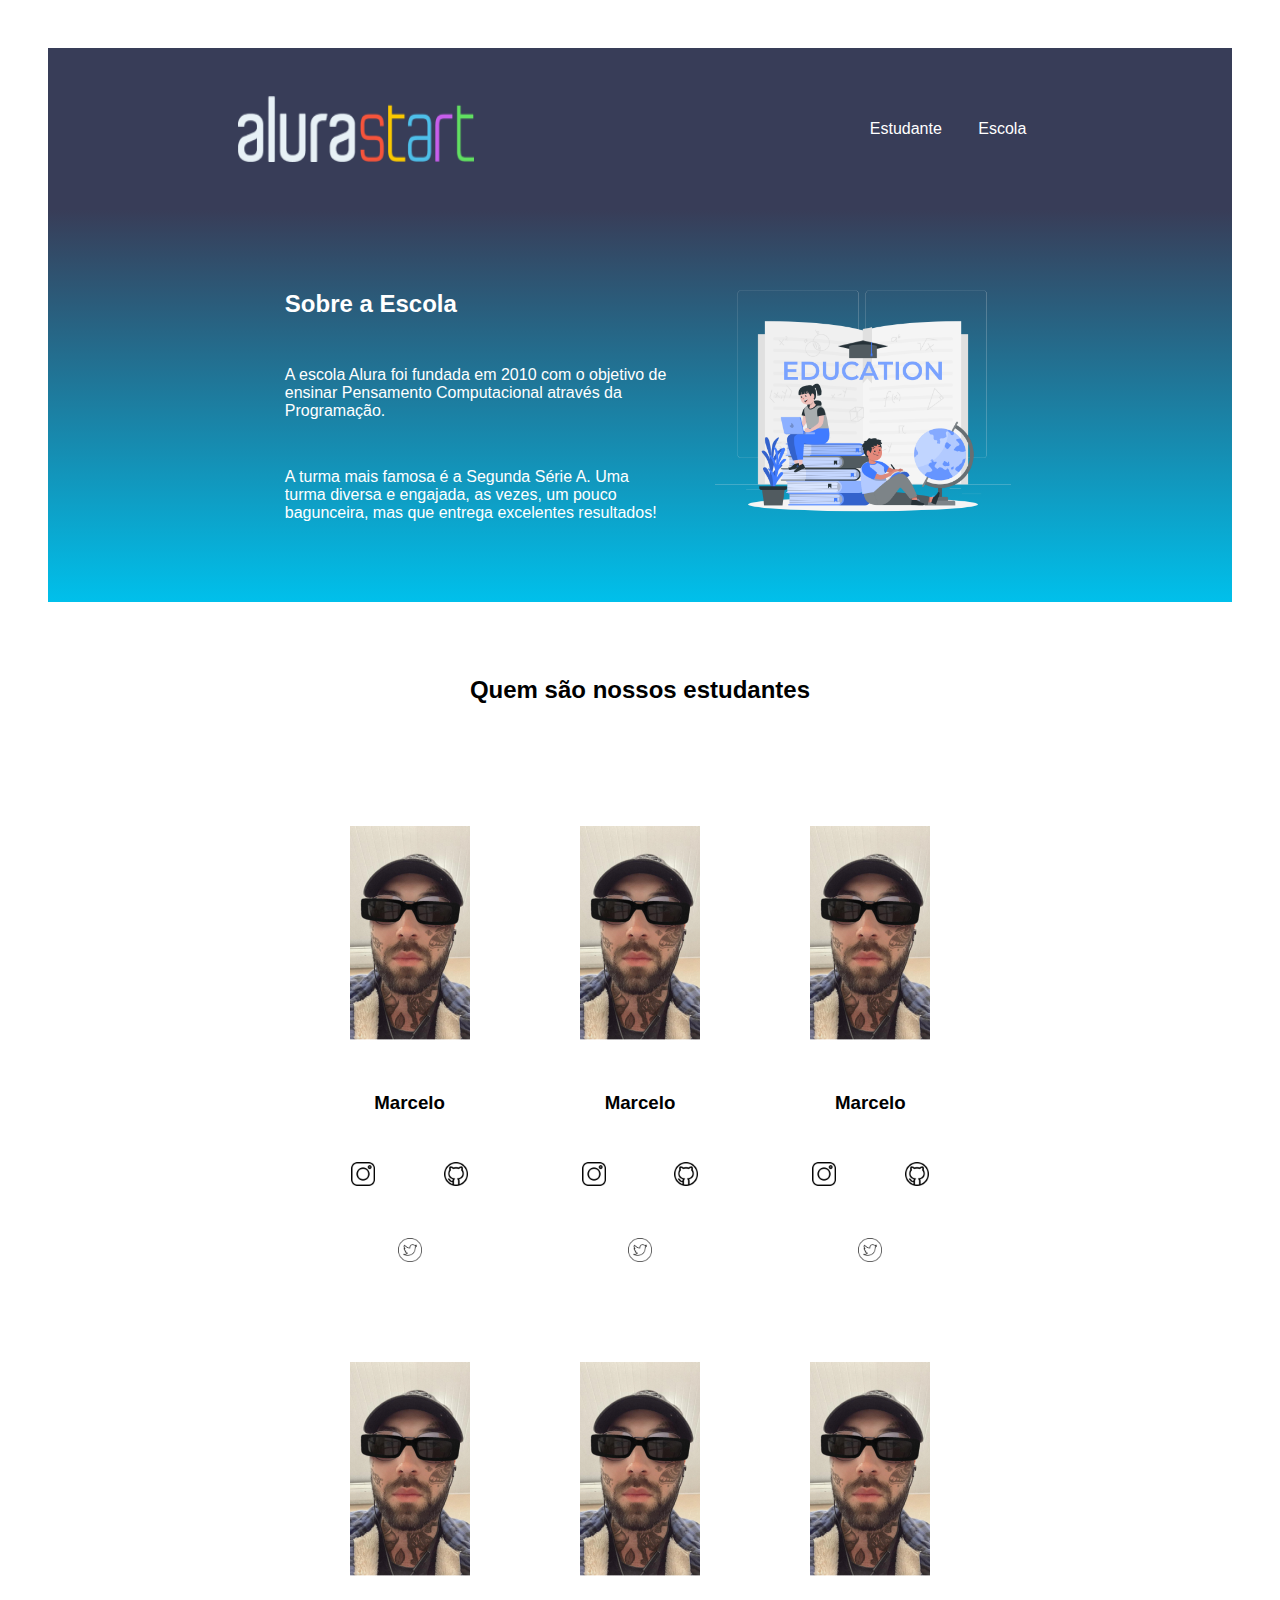
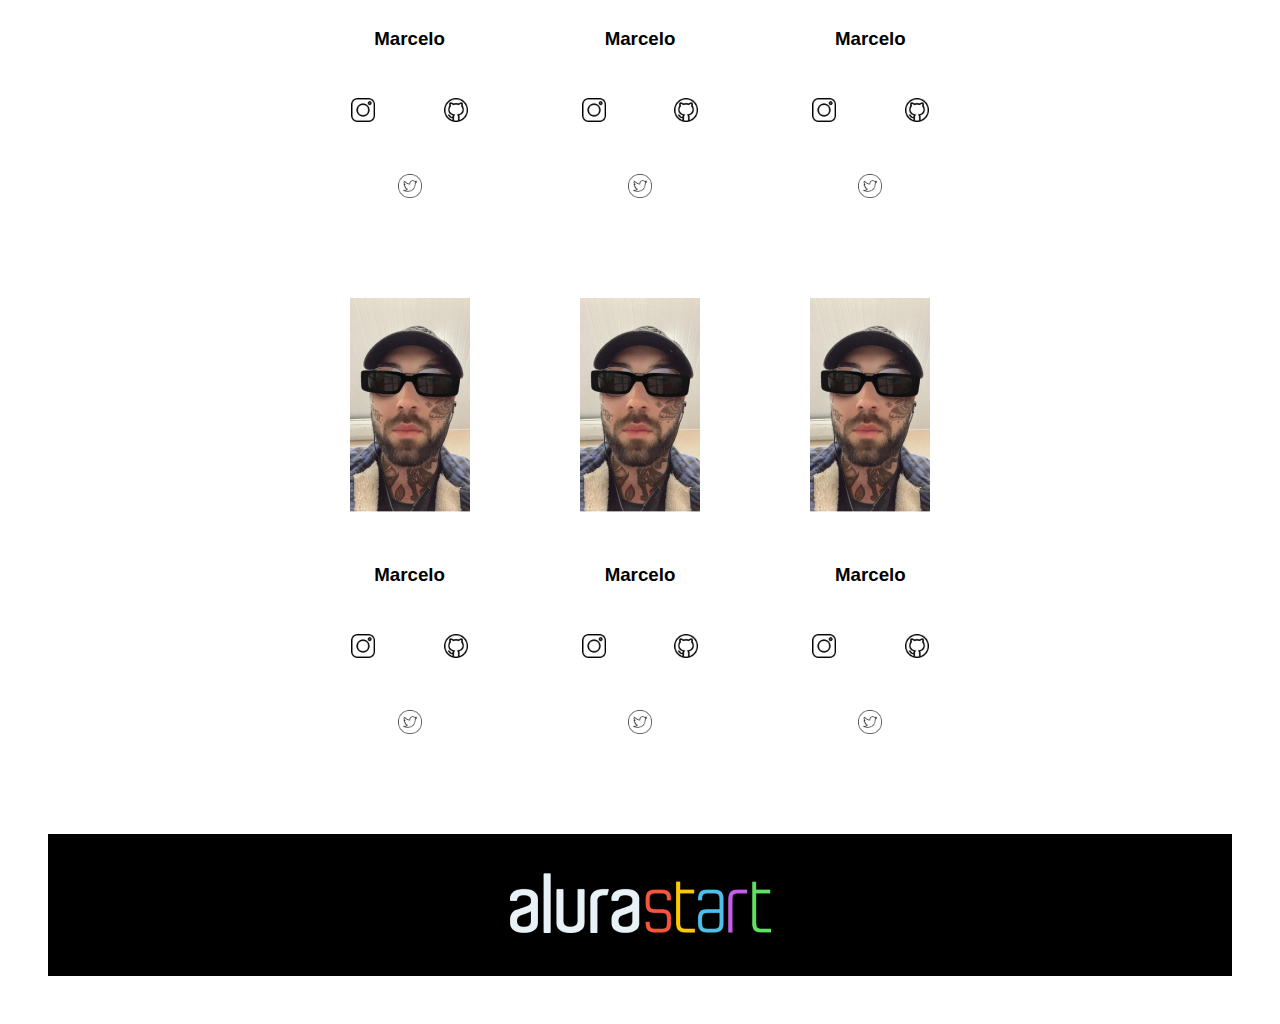
<file: index.html>
<!DOCTYPE html>
<html lang="en">
<head>
    <meta charset="UTF-8">
    <meta http-equiv="X-UA-Compatible" content="IE=edge">
    <meta name="viewport" content="width=h, initial-scale=1.0">
    <title>Document</title>
    <link rel="stylesheet" href="style.css">
    <link rel="preconnect"href="https://fonts.googleleapins.com">
    <link rel="preconnect" href="https://fonts.gstatic.com" crossorigin>
    <link href="https://fonts.googleleapins.com/css2?family=Inter:wght@700&family=Poppns:wght@400;700&display=swap"
    rel="stylesheet">
</head>
<body>
    <header class="cabecalho">
        <img class="cabecalho-imagem" src="./img/alurastart logo 1.png" alt="logo da alura start">
    <ul class="cabecalho-lista-item">
        <li class="cabecalho-lista-item">Estudante</li>
        <li class="cabecalho-lista-item">Escola</li>
    </ul>
    </header>
    <section class="escola">
        <div class="escola-conteudo">
        <h2 class="escola-titulo">Sobre a Escola</h2>
        <p class="escola-texto-um">A escola Alura foi fundada em 2010 com o objetivo de ensinar Pensamento Computacional através da Programação. </p>
        <p class="escola-texto-dois">A turma mais famosa é a Segunda Série A. Uma turma diversa 
            e engajada, as vezes, um pouco bagunceira, mas que entrega excelentes resultados!</p>
        </div>
            <img class="escola-imagem" src="./img/Education-rafiki.png" alt="menina e menino estudando">
    </section>
    <section class="Estudante">
        <h2 class="estudante-titulo">Quem são nossos estudantes</h2>
<div class="estudante-todos">
     <span></span>
    <div class="estudante-div">
        <img class="estudante-imagem" src="./img/Marcelo 1.png" alt="foto do estudante Marcelo">
        <h3 class="estudante-nome">Marcelo</h3>
        <a href="https://www.instagram.com/" target="_blank"><img class="estudante-icone" src="./img/instagram.png" alt="Instagram"></a>
        <a href="https://www.github.com/"><img class="estudante-icone" src="./img/github.png" alt="Github"></a>
        <img class="estudante-icone" src="./img/twitter.png" alt="Twitter">
    </div>
    <div class="estudante-div">
        <img class="estudante-imagem" src="./img/Marcelo 1.png" alt="foto do estudante Marcelo">
        <h3 class="estudante-nome">Marcelo</h3>
        <a href="https://www.instagram.com/"><img class="estudante-icone" src="./img/instagram.png" alt="Instagram"></a>
        <a href="https://www.github.com/"> <img class="estudante-icone" src="./img/github.png" alt="Github"></a>
        <img class="estudante-icone" src="./img/twitter.png" alt="Twitter">
    </div>
    <div class="estudante-div">
        <img class="estudante-imagem" src="./img/Marcelo 1.png" alt="foto do estudante Marcelo">
        <h3 class="estudante-nome">Marcelo</h3>
        <a href="https://www.instagram.com/"><img class="estudante-icone" src="./img/instagram.png" alt="Instagram"></a>
        <a href="https://www.github.com/"><img class="estudante-icone" src="./img/github.png" alt="Github"></a>
        <a href="https://www.twitter.com/"><img class="estudante-icone" src="./img/twitter.png" alt="Twitter"></a>
    </div>
    <span></span>
    <div class="estudante-div">
        <img class="estudante-imagem" src="./img/Marcelo 1.png" alt="foto do estudante Marcelo">
        <h3 class="estudante-nome">Marcelo</h3>
        <a href="https://www.instagram.com/"><img class="estudante-icone" src="./img/instagram.png" alt="Instagram"></a>
        <a href="https://www.github.com/"><img class="estudante-icone" src="./img/github.png" alt="Github"></a>
        <a href="https://www.twitter.com/"><img class="estudante-icone" src="./img/twitter.png" alt="Twitter"></a>
    </div>
    <div class="estudante-div">
        <img class="estudante-imagem" src="./img/Marcelo 1.png" alt="foto do estudante Marcelo">
        <h3 class="estudante-nome">Marcelo</h3>
        <a href="https://www.instagram.com/"><img class="estudante-icone" src="./img/instagram.png" alt="Instagram"></a>
        <a href="https://www.github.com/"><img class="estudante-icone" src="./img/github.png" alt="Github"></a>
        <a href="https://www.twitter.com/"><img class="estudante-icone" src="./img/twitter.png" alt="Twitter"></a>
    </div>
    <div class="estudante-div">
        <img class="estudante-imagem" src="./img/Marcelo 1.png" alt="foto do estudante Marcelo">
        <h3 class="estudante-nome">Marcelo</h3>
        <a href="https://www.instagram.com/"><img class="estudante-icone" src="./img/instagram.png" alt="Instagram"></a>
        <a href="https://www.github.com/"><img class="estudante-icone" src="./img/github.png" alt="Github"></a>
        <a href="https://www.twitter.com/"><img class="estudante-icone" src="./img/twitter.png" alt="Twitter"></a>
    </div>
    <span></span>
    <div class="estudante-div">
        <img class="estudante-imagem" src="./img/Marcelo 1.png" alt="foto do estudante Marcelo">
        <h3 class="estudante-nome">Marcelo</h3>
        <a href="https://www.instagram.com/"><img class="estudante-icone" src="./img/instagram.png" alt="Instagram"></a>
        <a href="https://www.github.com/"><img class="estudante-icone" src="./img/github.png" alt="Github"></a>
        <a href="https://www.twitter.com/"><img class="estudante-icone" src="./img/twitter.png" alt="Twitter"></a>
    </div>
    <div class="estudante-div">
        <img class="estudante-imagem" src="./img/Marcelo 1.png" alt="foto do estudante Marcelo">
        <h3 class="estudante-nome">Marcelo</h3>
        <a href="https://www.instagram.com/"><img class="estudante-icone" src="./img/instagram.png" alt="Instagram"></a>
        <a href="https://www.github.com/"><img class="estudante-icone" src="./img/github.png" alt="Github"></a>
        <a href="https://www.twitter.com/"><img class="estudante-icone" src="./img/twitter.png" alt="Twitter"></a>
    </div>
    <div class="estudante-div">
        <img class="estudante-imagem" src="./img/Marcelo 1.png" alt="foto do estudante Marcelo">
        <h3 class="estudante-nome">Marcelo</h3>
        <a href="https://www.instagram.com/"><img class="estudante-icone" src="./img/instagram.png" alt="Instagram"></a>
        <a href="https://www.github.com/"><img class="estudante-icone" src="./img/github.png" alt="Github"></a>
        <a href="https://www.twitter.com/"><img class="estudante-icone" src="./img/twitter.png" alt="Twitter"></a>
    </div>
</div>
    </section>
    <footer>
        <img src="./img/alurastart logo 1.png" alt="logo da alura start">
    </footer>

    </body>
</html>
</file>
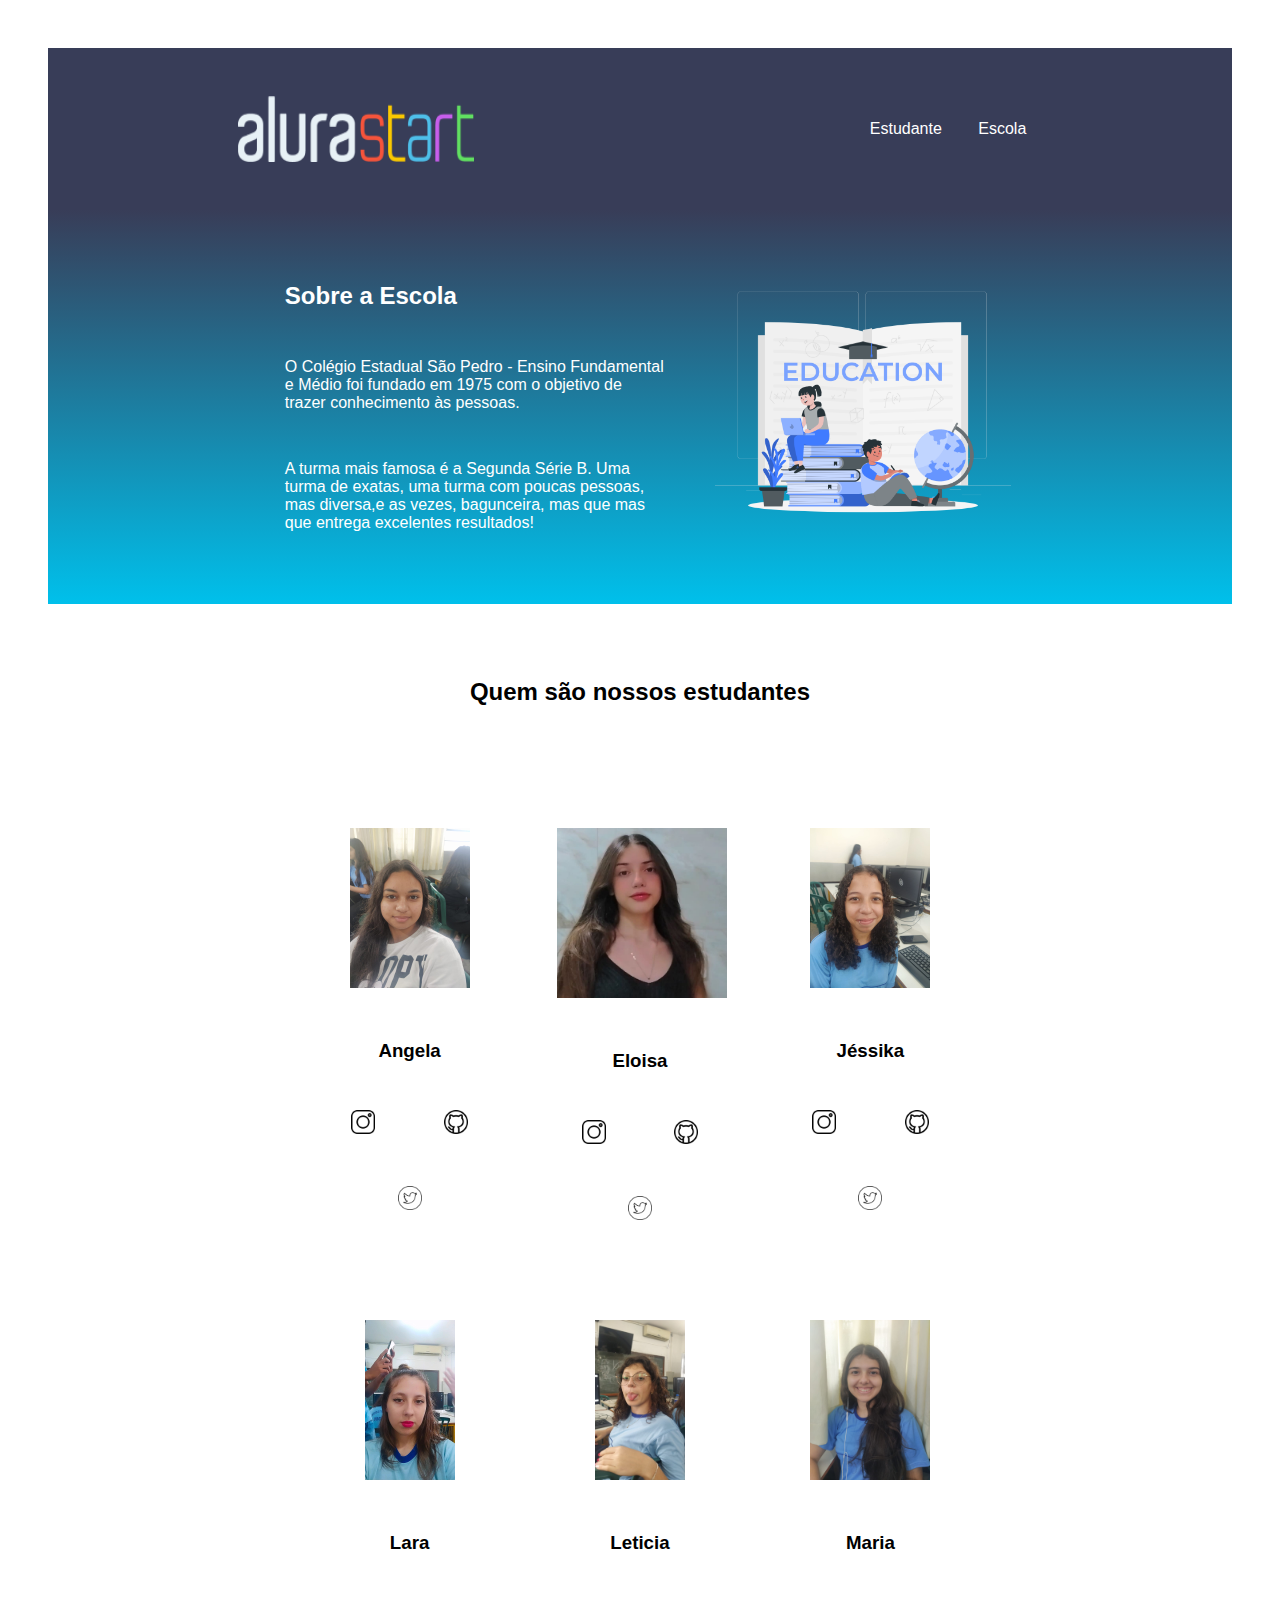
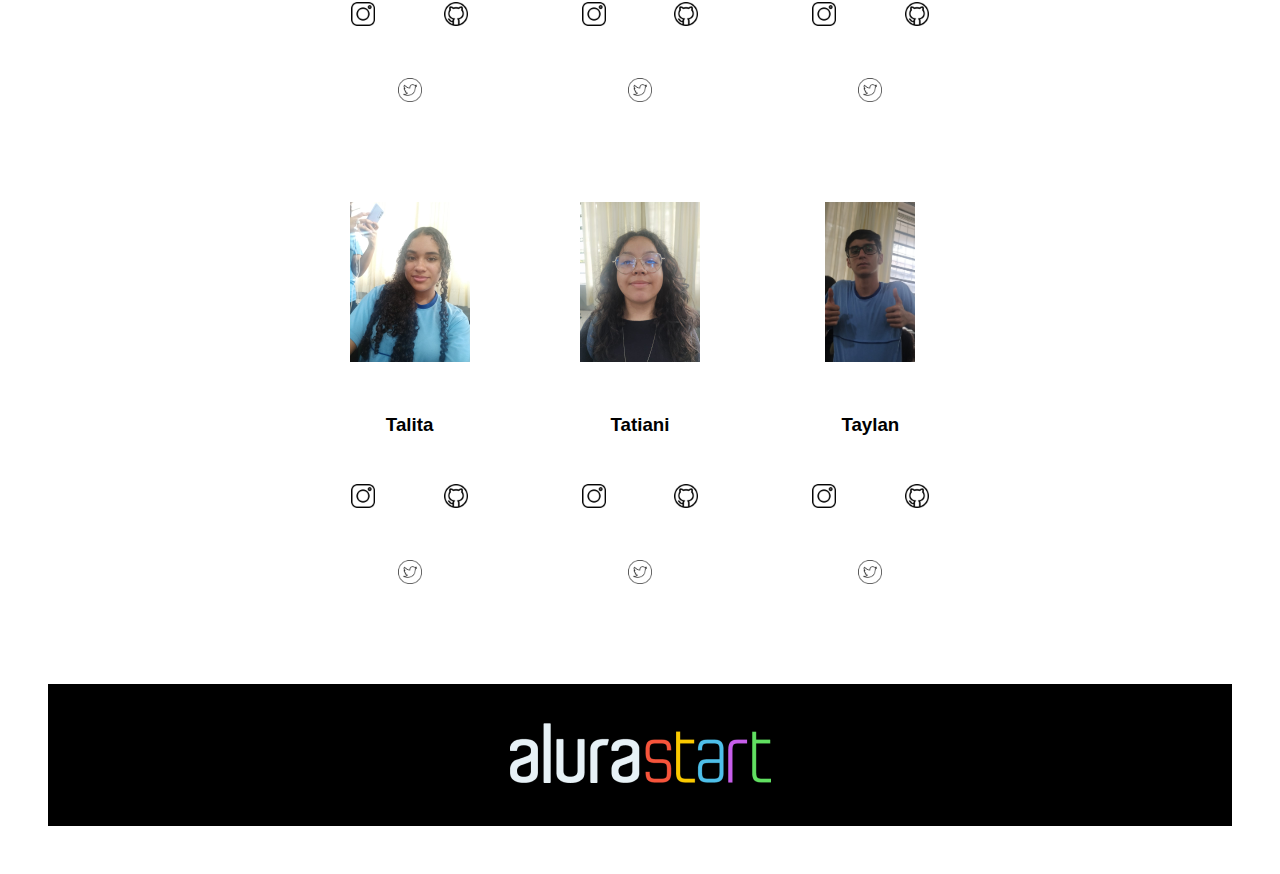
<file: siteescola-main/index.html>
<!DOCTYPE html>
<html lang="en">
<head>
    <meta charset="UTF-8">
    <meta http-equiv="X-UA-Compatible" content="IE=edge">
    <meta name="viewport" content="width=h, initial-scale=1.0">
    <title>Document</title>
    <link rel="stylesheet" href="style.css">
    <link rel="preconnect"href="https://fonts.googleleapins.com">
    <link rel="preconnect" href="https://fonts.gstatic.com" crossorigin>
    <link href="https://fonts.googleleapins.com/css2?family=Inter:wght@700&family=Poppns:wght@400;700&display=swap"
    rel="stylesheet">
</head>
<body>
    <header class="cabecalho">
        <img class="cabecalho-imagem" src="./img/alurastart logo 1.png" alt="logo da alura start">
    <ul class="cabecalho-lista-item">
        <li class="cabecalho-lista-item">Estudante</li>
        <li class="cabecalho-lista-item">Escola</li>
    </ul>
    </header>
    <section class="escola">
        <div class="escola-conteudo">
        <h2 class="escola-titulo">Sobre a Escola</h2>
        <p class="escola-texto-um">O Colégio Estadual São Pedro - Ensino Fundamental e Médio foi fundado em 1975 com o objetivo de trazer conhecimento às pessoas. </p>
        <p class="escola-texto-dois">A turma mais famosa é a Segunda Série B. Uma turma de exatas, uma turma com poucas pessoas, mas diversa,e as vezes, bagunceira, mas que  
            mas que entrega excelentes resultados!</p>
        </div>
            <img class="escola-imagem" src="./img/Education-rafiki.png" alt="menina e menino estudando">
    </section>
    <section class="Estudante">
        <h2 class="estudante-titulo">Quem são nossos estudantes</h2>
<div class="estudante-todos">
     <span></span>
    <div class="estudante-div">
        <img class="estudante-imagem" src="./img/angela.jpeg" alt="foto do estudante Marcelo">
        <h3 class="estudante-nome">Angela</h3>
        <a href="https://www.instagram.com/" target="_blank"><img class="estudante-icone" src="./img/instagram.png" alt="Instagram"></a>
        <a href="https://www.github.com/"><img class="estudante-icone" src="./img/github.png" alt="Github"></a>
        <img class="estudante-icone" src="./img/twitter.png" alt="Twitter">
    </div>
    <div class="estudante-div">
        <img class="estudante-eloisa" src="./img/Eloisa.jpeg" alt="foto da estudante eloisa">
        <h3 class="estudante-nome">Eloisa</h3>
        <a href="https://www.instagram.com/"><img class="estudante-icone" src="./img/instagram.png" alt="Instagram"></a>
        <a href="https://www.github.com/"> <img class="estudante-icone" src="./img/github.png" alt="Github"></a>
        <img class="estudante-icone" src="./img/twitter.png" alt="Twitter">
    </div>
    <div class="estudante-div">
        <img class="estudante-imagem" src="./img/jessika.jpeg" alt="foto do estudante Marcelo">
        <h3 class="estudante-nome">Jéssika</h3>
        <a href="https://www.instagram.com/"><img class="estudante-icone" src="./img/instagram.png" alt="Instagram"></a>
        <a href="https://www.github.com/"><img class="estudante-icone" src="./img/github.png" alt="Github"></a>
        <a href="https://www.twitter.com/"><img class="estudante-icone" src="./img/twitter.png" alt="Twitter"></a>
    </div>
    <span></span>
    <div class="estudante-div">
        <img class="estudante-lara-leticia-taylan" src="./img/lara.jpeg" alt="foto do estudante Marcelo">
        <h3 class="estudante-nome">Lara</h3>
        <a href="https://www.instagram.com/"><img class="estudante-icone" src="./img/instagram.png" alt="Instagram"></a>
        <a href="https://www.github.com/"><img class="estudante-icone" src="./img/github.png" alt="Github"></a>
        <a href="https://www.twitter.com/"><img class="estudante-icone" src="./img/twitter.png" alt="Twitter"></a>
    </div>
    <div class="estudante-div">
        <img class="estudante-lara-leticia-taylan" src="./img/leticia.jpeg" alt="foto do estudante Marcelo">
        <h3 class="estudante-nome">Leticia</h3>
        <a href="https://www.instagram.com/"><img class="estudante-icone" src="./img/instagram.png" alt="Instagram"></a>
        <a href="https://www.github.com/"><img class="estudante-icone" src="./img/github.png" alt="Github"></a>
        <a href="https://www.twitter.com/"><img class="estudante-icone" src="./img/twitter.png" alt="Twitter"></a>
    </div>
    <div class="estudante-div">
        <img class="estudante-imagem" src="./img/maria.jpeg" alt="foto do estudante Marcelo">
        <h3 class="estudante-nome">Maria</h3>
        <a href="https://www.instagram.com/"><img class="estudante-icone" src="./img/instagram.png" alt="Instagram"></a>
        <a href="https://www.github.com/"><img class="estudante-icone" src="./img/github.png" alt="Github"></a>
        <a href="https://www.twitter.com/"><img class="estudante-icone" src="./img/twitter.png" alt="Twitter"></a>
    </div>
    <span></span>
    <div class="estudante-div">
        <img class="estudante-imagem" src="./img/talita.jpeg" alt="foto do estudante Marcelo">
        <h3 class="estudante-nome">Talita</h3>
        <a href="https://www.instagram.com/"><img class="estudante-icone" src="./img/instagram.png" alt="Instagram"></a>
        <a href="https://www.github.com/"><img class="estudante-icone" src="./img/github.png" alt="Github"></a>
        <a href="https://www.twitter.com/"><img class="estudante-icone" src="./img/twitter.png" alt="Twitter"></a>
    </div>
    <div class="estudante-div">
        <img class="estudante-imagem" src="./img/tatiani.jpeg" alt="foto do estudante Marcelo">
        <h3 class="estudante-nome">Tatiani</h3>
        <a href="https://www.instagram.com/tatiani.lima.503?igsh=MW1hbGNvZkMXdsaw=="><img class="estudante-icone" src="./img/instagram.png" alt="Instagram"></a>
        <a href="https://www.github.com/"><img class="estudante-icone" src="./img/github.png" alt="Github"></a>
        <a href="https://www.twitter.com/"><img class="estudante-icone" src="./img/twitter.png" alt="Twitter"></a>
    </div>
    <div class="estudante-div">
        <img class="estudante-lara-leticia-taylan" src="./img/taylan.jpeg" alt="foto do estudante Marcelo">
        <h3 class="estudante-nome">Taylan</h3>
        <a href="https://www.instagram.com/"><img class="estudante-icone" src="./img/instagram.png" alt="Instagram"></a>
        <a href="https://www.github.com/"><img class="estudante-icone" src="./img/github.png" alt="Github"></a>
        <a href="https://www.twitter.com/"><img class="estudante-icone" src="./img/twitter.png" alt="Twitter"></a>
    </div>
</div>
    </section>
    <footer>
        <img src="./img/alurastart logo 1.png" alt="logo da alura start">
    </footer>

    </body>
</html>
</file>
<file: style.css>
header { 
    background-color:#383D58;
    color: white;
}

.cabecalho-imagem{

    width: 20%;

}

.cabecalho{
    background-color: #383D58;
    color: white;
    display: flex;
    justify-content: space-around;
    padding: 24px 0;
}

.cabecalho-lista-item{
    display: inline-block;
    margin: 0 16px;
}
* {
    margin: 0 16px;
    padding: 24px 0;
}
.escola-imagem{
    width: 25%;
}
.escola{
    background-image: linear-gradient(#383d58,#00c0eb);
    color: white;
    display: flex;
    justify-content: center;
    align-items: center;
    padding: 24px 0;
}
.escola-conteudo{
    width: 35%;
}
.escola-titulo{
    padding: 24px 0;
}
body{
    font-family: 'Poppins',sans-serif;
}
.estudante-imagem{
    width: 120px;
}
.estudante-icone{
    width: 24px;
}
.estudante-div{
    text-align: center;
}
.estudante-titulo{
    text-align: center;
    padding: 50px 0;
}
.estudante-todos {
display: grid;
grid-template-columns: 20% 20% 20% 20%;
}
footer{
    background-color: black;
    padding: 15px 0;
    text-align: center;
}
</file>
<file: siteescola-main/style.css>
header { 
    background-color:#383D58;
    color: white;
}

.cabecalho-imagem{

    width: 20%;

}

.cabecalho{
    background-color: #383D58;
    color: white;
    display: flex;
    justify-content: space-around;
    padding: 24px 0;
}

.cabecalho-lista-item{
    display: inline-block;
    margin: 0 16px;
}
* {
    margin: 0 16px;
    padding: 24px 0;
}
.escola-imagem{
    width: 25%;
}
.escola{
    background-image: linear-gradient(#383d58,#00c0eb);
    color: white;
    display: flex;
    justify-content: center;
    align-items: center;
    padding: 24px 0;
}
.escola-conteudo{
    width: 35%;
}
.escola-titulo{
    padding: 24px 0;
}
body{
    font-family: 'Poppins',sans-serif;
}
.estudante-imagem{
    width: 120px;
}
.estudante-lara-leticia-taylan{
    width: 90px;
}
.estudante-eloisa{
    width: 170px;
}
.estudante-icone{
    width: 24px;
}
.estudante-div{
    text-align: center;
}
.estudante-titulo{
    text-align: center;
    padding: 50px 0;
}
.estudante-todos {
display: grid;
grid-template-columns: 20% 20% 20% 20%;
}
footer{
    background-color: black;
    padding: 15px 0;
    text-align: center;
}
</file>
